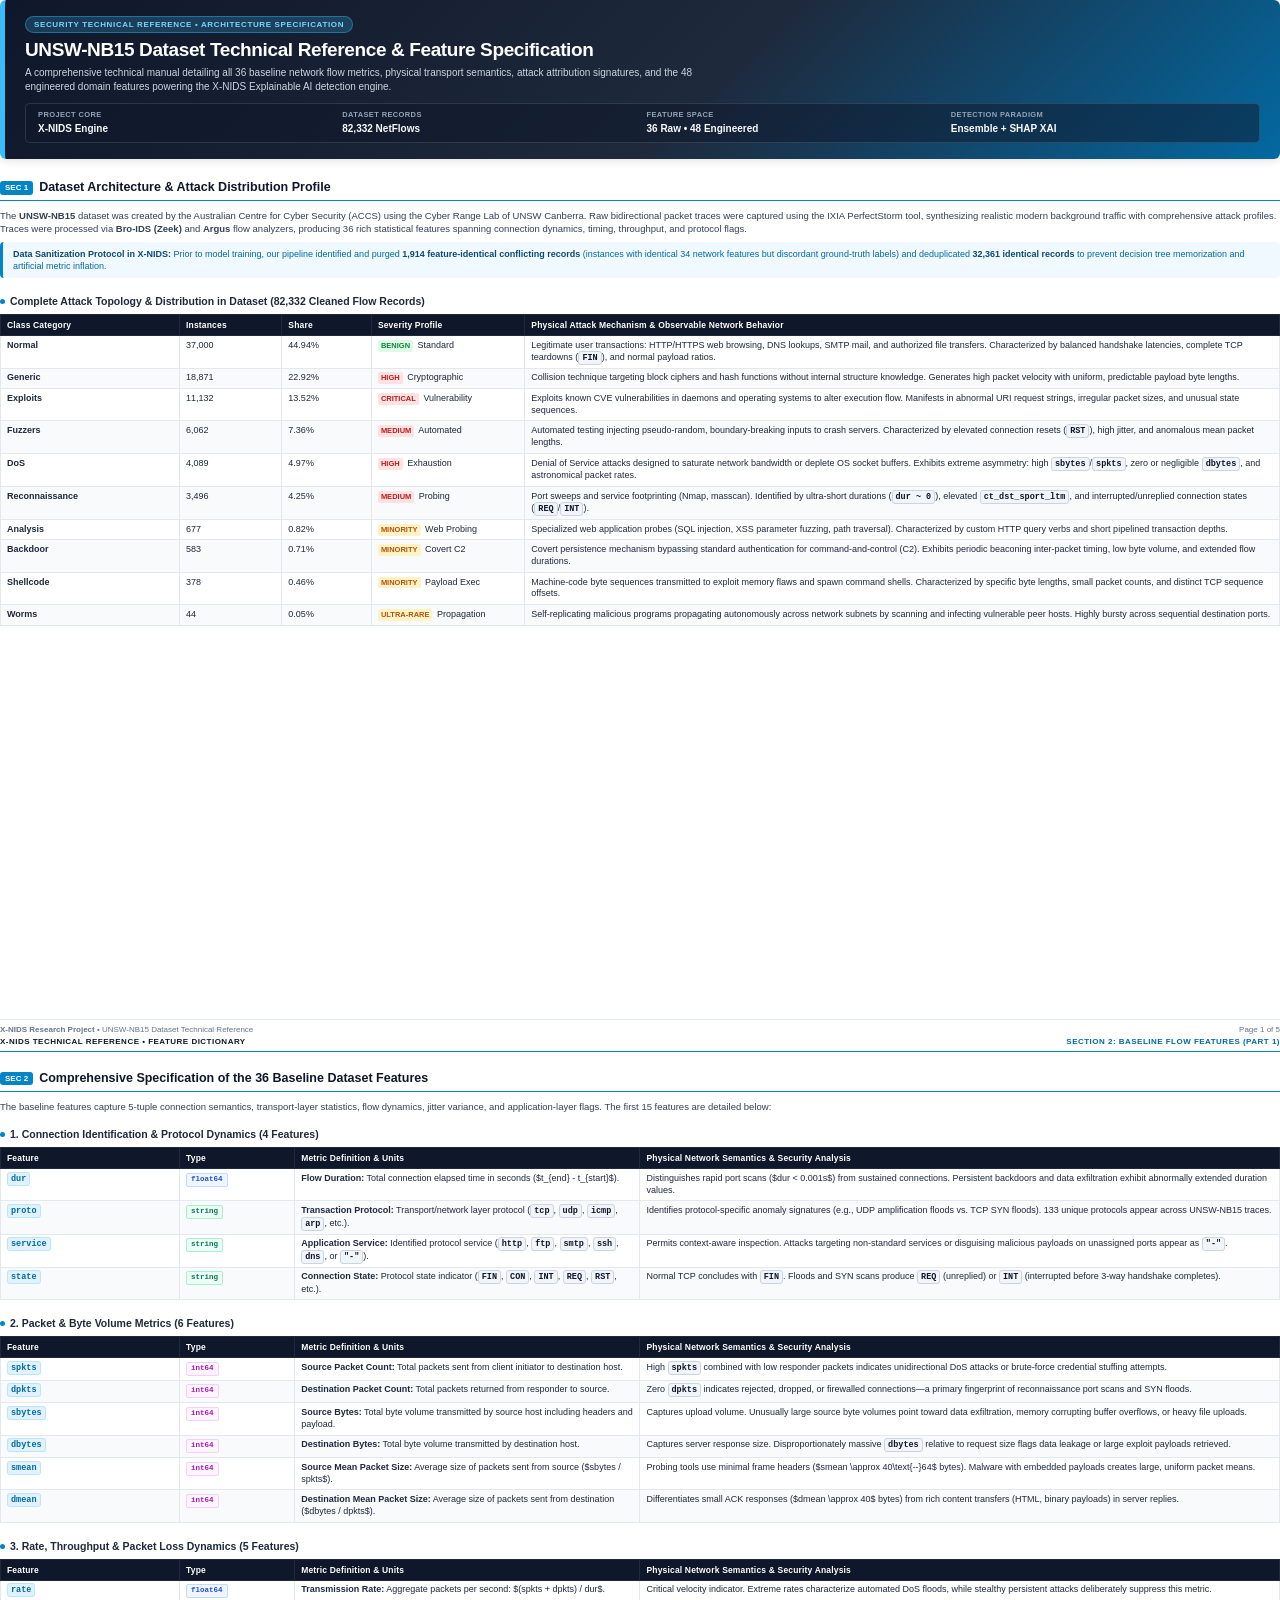
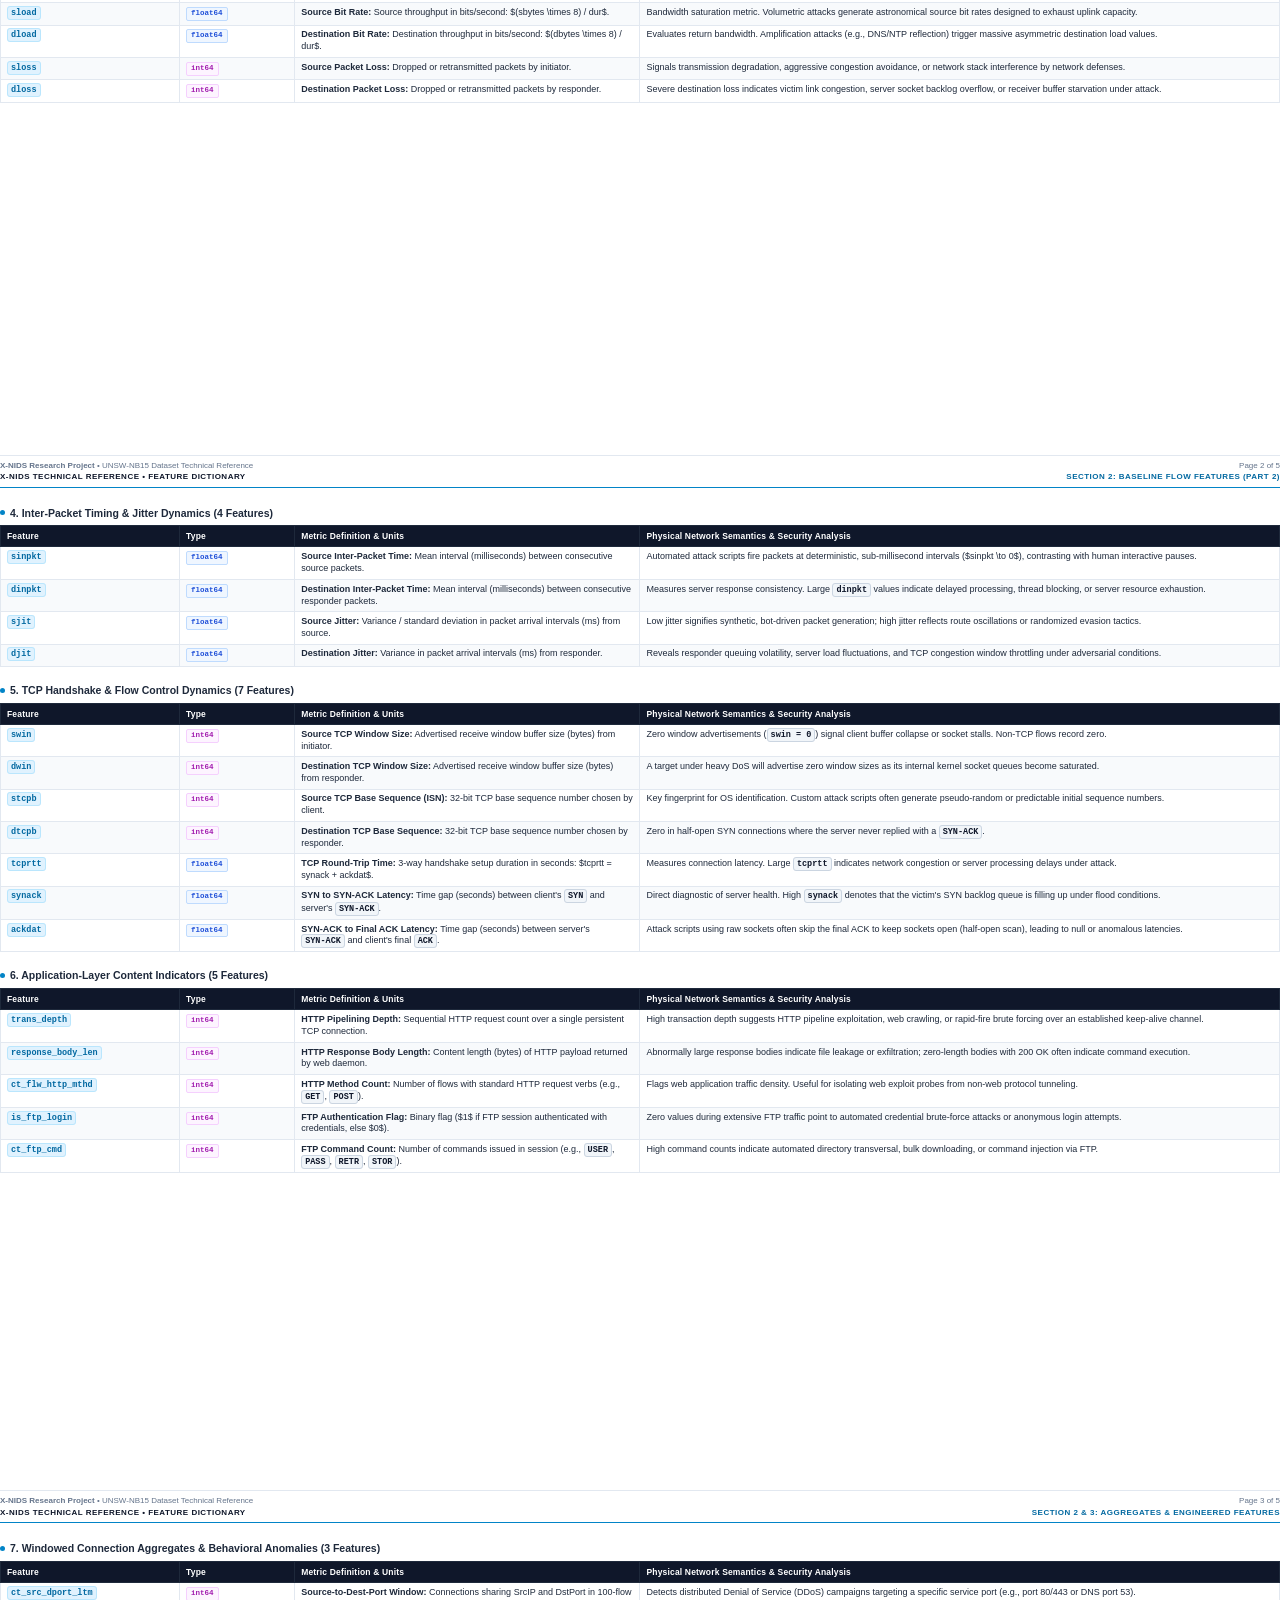
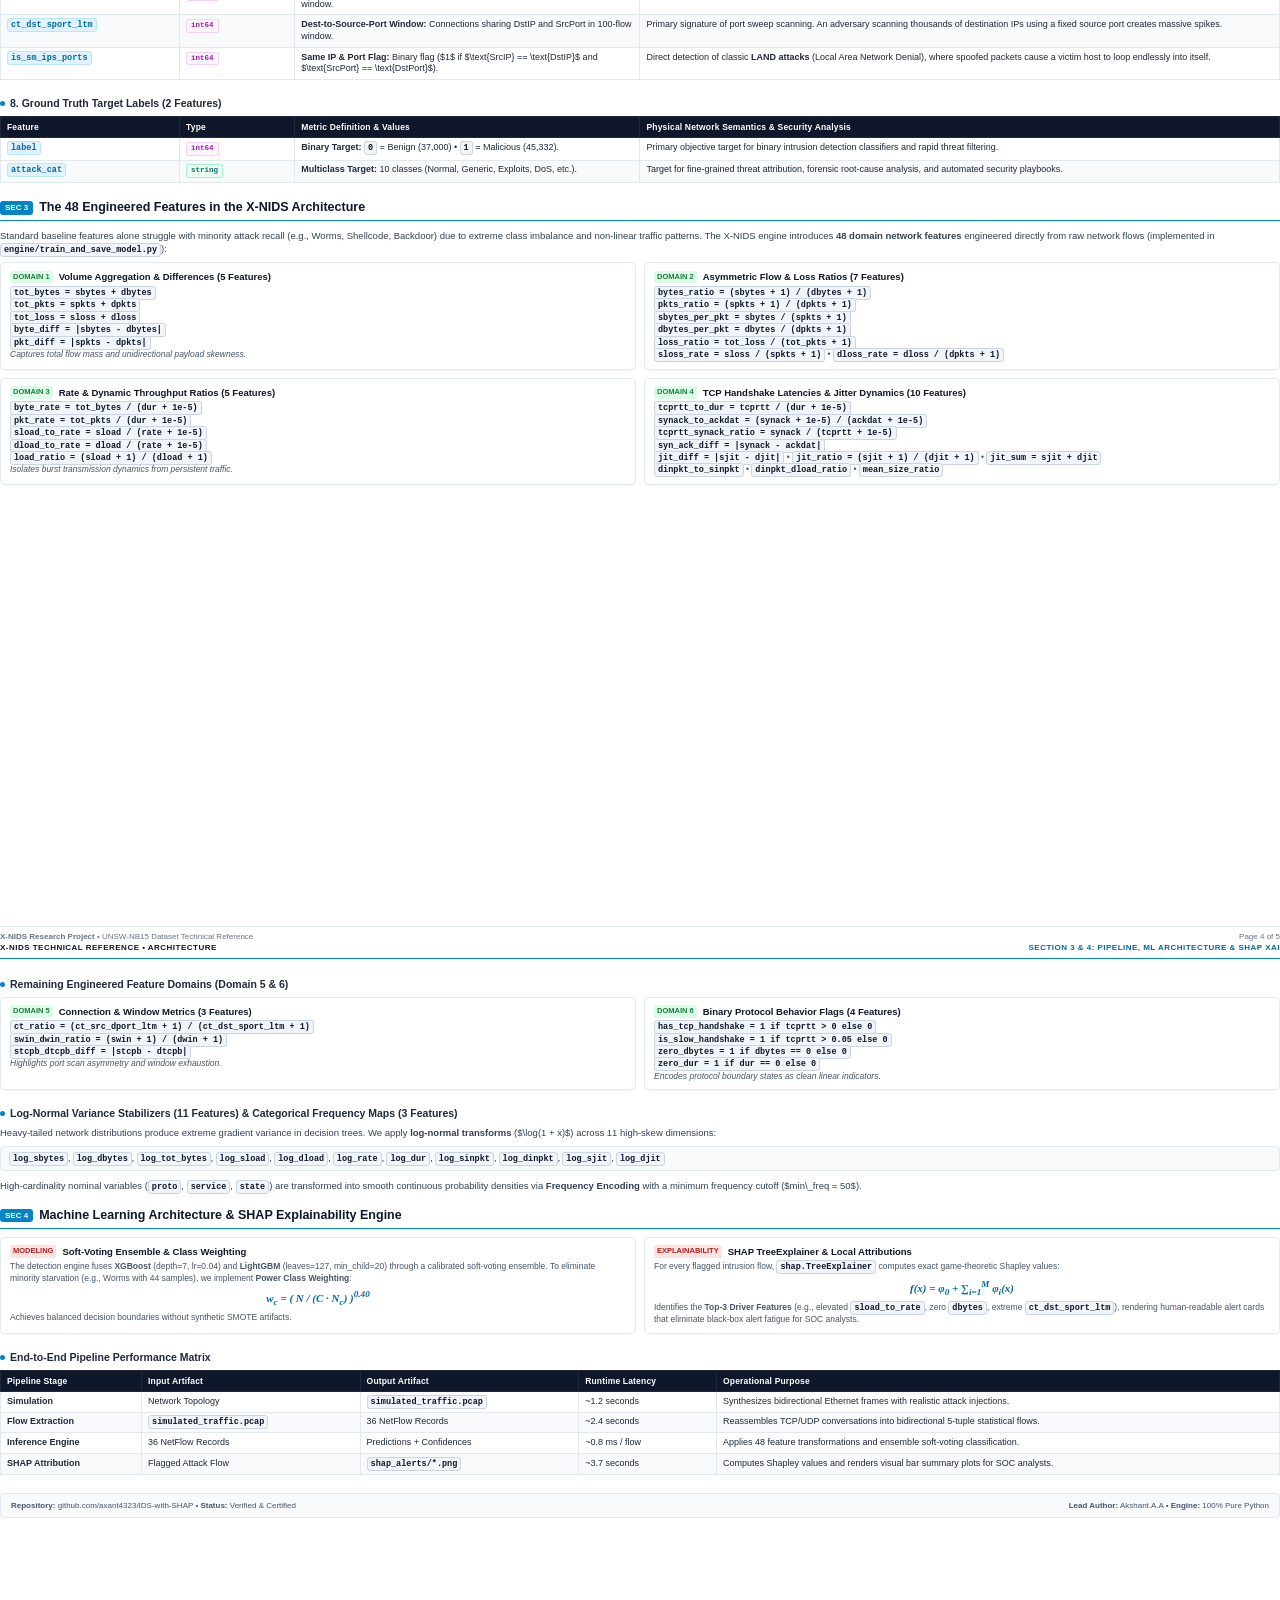
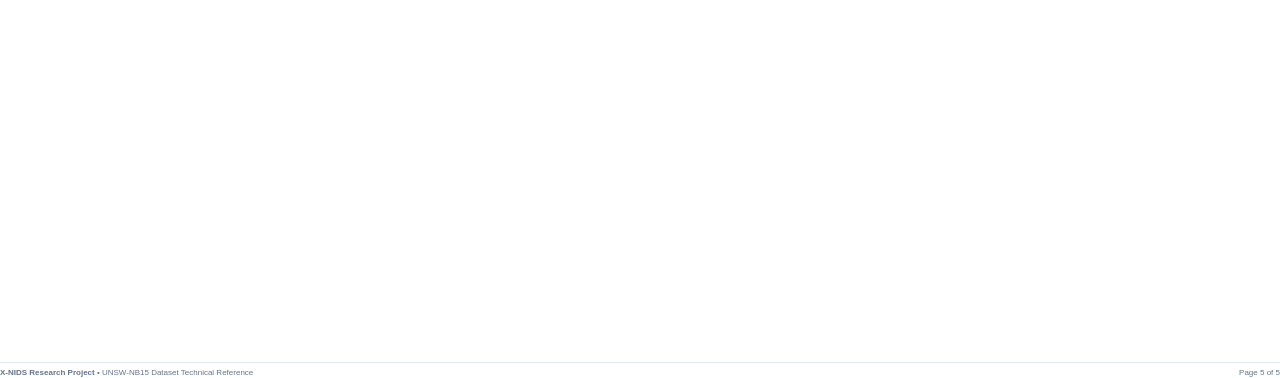
<file: UNSW_NB15_Dataset_Feature_Guide.html>
<!DOCTYPE html>
<html lang="en">
<head>
  <meta charset="UTF-8">
  <title>UNSW-NB15 Dataset Technical Reference & Feature Specification</title>
  <style>
    @page {
      size: A4;
      margin: 10mm 12mm 12mm 12mm;
    }

    * {
      box-sizing: border-box;
      margin: 0;
      padding: 0;
    }

    body {
      font-family: -apple-system, BlinkMacSystemFont, "Segoe UI", Roboto, Helvetica, Arial, sans-serif;
      color: #1e293b;
      background-color: #ffffff;
      line-height: 1.42;
      font-size: 10px;
      -webkit-print-color-adjust: exact;
      print-color-adjust: exact;
    }

    /* Page container */
    .page {
      width: 100%;
      height: 274mm;
      max-height: 274mm;
      page-break-after: always;
      break-after: page;
      position: relative;
      display: flex;
      flex-direction: column;
      justify-content: flex-start;
      overflow: hidden;
    }

    .page:last-child {
      page-break-after: avoid;
      break-after: avoid;
    }

    /* Running Header */
    .running-header {
      display: flex;
      justify-content: space-between;
      align-items: center;
      border-bottom: 1.5px solid #0284c7;
      padding-bottom: 4px;
      margin-bottom: 10px;
      font-size: 8px;
      font-weight: 700;
      text-transform: uppercase;
      letter-spacing: 0.06em;
      color: #0369a1;
    }

    .running-header .title-left {
      color: #0f172a;
    }

    /* Running Footer */
    .running-footer {
      position: absolute;
      bottom: 0;
      left: 0;
      right: 0;
      border-top: 1px solid #e2e8f0;
      padding-top: 4px;
      display: flex;
      justify-content: space-between;
      font-size: 8px;
      color: #64748b;
    }

    /* Page 1 Header Banner */
    .header-banner {
      background: linear-gradient(135deg, #0f172a 0%, #1e293b 55%, #0369a1 100%);
      color: #ffffff;
      padding: 16px 20px;
      border-radius: 6px;
      margin-bottom: 12px;
      border-left: 5px solid #38bdf8;
      box-shadow: 0 2px 8px rgba(15, 23, 42, 0.12);
    }

    .header-badge {
      display: inline-block;
      background: rgba(56, 189, 248, 0.22);
      color: #7dd3fc;
      border: 1px solid rgba(56, 189, 248, 0.4);
      padding: 2px 8px;
      border-radius: 9999px;
      font-size: 8px;
      font-weight: 700;
      letter-spacing: 0.08em;
      text-transform: uppercase;
      margin-bottom: 6px;
    }

    .header-title {
      font-size: 19px;
      font-weight: 800;
      letter-spacing: -0.02em;
      color: #ffffff;
      margin-bottom: 4px;
      line-height: 1.2;
    }

    .header-subtitle {
      font-size: 10px;
      color: #cbd5e1;
      max-width: 700px;
      line-height: 1.35;
      margin-bottom: 10px;
    }

    .meta-grid {
      display: grid;
      grid-template-columns: repeat(4, 1fr);
      gap: 8px;
      background: rgba(15, 23, 42, 0.5);
      border: 1px solid rgba(255, 255, 255, 0.12);
      border-radius: 5px;
      padding: 6px 12px;
    }

    .meta-item {
      display: flex;
      flex-direction: column;
    }

    .meta-label {
      font-size: 7.5px;
      text-transform: uppercase;
      letter-spacing: 0.05em;
      color: #94a3b8;
      font-weight: 600;
    }

    .meta-val {
      font-size: 10px;
      color: #f8fafc;
      font-weight: 700;
      margin-top: 1px;
    }

    /* Section Headings */
    .section-title {
      font-size: 12.5px;
      font-weight: 800;
      color: #0f172a;
      border-bottom: 1.5px solid #0284c7;
      padding-bottom: 3px;
      margin-top: 8px;
      margin-bottom: 8px;
      display: flex;
      align-items: center;
      gap: 6px;
    }

    .section-badge {
      background: #0284c7;
      color: white;
      font-size: 8px;
      font-weight: 700;
      padding: 1px 5px;
      border-radius: 3px;
    }

    .sub-section-title {
      font-size: 10.5px;
      font-weight: 700;
      color: #1e293b;
      margin-top: 8px;
      margin-bottom: 5px;
      display: flex;
      align-items: center;
      gap: 5px;
    }

    .sub-section-title::before {
      content: "";
      display: inline-block;
      width: 5px;
      height: 5px;
      background-color: #0284c7;
      border-radius: 50%;
    }

    p {
      margin-bottom: 6px;
      color: #334155;
      font-size: 9.5px;
      line-height: 1.42;
    }

    /* Alert / Info Boxes */
    .info-card {
      background-color: #f0f9ff;
      border-left: 3.5px solid #0284c7;
      border-radius: 4px;
      padding: 6px 10px;
      margin-bottom: 8px;
      font-size: 9px;
      color: #0369a1;
      line-height: 1.35;
    }

    .info-card strong {
      color: #0c4a6e;
    }

    /* Tables */
    table {
      width: 100%;
      border-collapse: collapse;
      margin-bottom: 8px;
      font-size: 9px;
      background: #ffffff;
      border: 1px solid #e2e8f0;
      border-radius: 4px;
    }

    thead {
      background: #0f172a;
      color: #ffffff;
    }

    th {
      padding: 4px 6px;
      text-align: left;
      font-weight: 700;
      font-size: 8.5px;
      letter-spacing: 0.02em;
      border: 1px solid #1e293b;
    }

    td {
      padding: 3.8px 6px;
      border: 1px solid #e2e8f0;
      vertical-align: top;
      line-height: 1.32;
    }

    tr:nth-child(even) {
      background-color: #f8fafc;
    }

    /* Code Tags & Badges */
    code {
      font-family: ui-monospace, SFMono-Regular, Menlo, Monaco, Consolas, "Liberation Mono", monospace;
      font-size: 8.5px;
      background: #f1f5f9;
      color: #0f172a;
      padding: 1px 3px;
      border-radius: 3px;
      border: 1px solid #cbd5e1;
      font-weight: 600;
      white-space: nowrap;
    }

    .code-feat {
      color: #0369a1;
      background: #e0f2fe;
      border: 1px solid #bae6fd;
      font-weight: 700;
    }

    .type-badge {
      display: inline-block;
      font-family: ui-monospace, SFMono-Regular, Menlo, Monaco, Consolas, monospace;
      font-size: 7.5px;
      padding: 1px 4px;
      border-radius: 2px;
      font-weight: 600;
      background: #f3f4f6;
      color: #4b5563;
      border: 1px solid #e5e7eb;
      white-space: nowrap;
    }

    .badge-float { background: #eff6ff; color: #1d4ed8; border-color: #bfdbfe; }
    .badge-int { background: #fdf4ff; color: #a21caf; border-color: #f5d0fe; }
    .badge-str { background: #ecfdf5; color: #047857; border-color: #a7f3d0; }

    .tag {
      display: inline-block;
      font-size: 7.5px;
      font-weight: 700;
      text-transform: uppercase;
      padding: 1px 3px;
      border-radius: 2px;
      margin-right: 2px;
      white-space: nowrap;
    }

    .tag-benign { background: #dcfce7; color: #15803d; }
    .tag-attack { background: #fee2e2; color: #b91c1c; }
    .tag-minority { background: #fef3c7; color: #b45309; }

    /* Grids & Cards */
    .cards-grid-2 {
      display: grid;
      grid-template-columns: repeat(2, 1fr);
      gap: 8px;
      margin-bottom: 8px;
    }

    .cards-grid-3 {
      display: grid;
      grid-template-columns: repeat(3, 1fr);
      gap: 7px;
      margin-bottom: 8px;
    }

    .feature-card {
      border: 1px solid #e2e8f0;
      border-radius: 5px;
      padding: 7px 9px;
      background: #ffffff;
      box-shadow: 0 1px 2px rgba(0, 0, 0, 0.03);
    }

    .feature-card-header {
      font-size: 9.5px;
      font-weight: 700;
      color: #0f172a;
      margin-bottom: 3px;
      display: flex;
      align-items: center;
      gap: 4px;
    }

    .feature-card-body {
      font-size: 8.5px;
      color: #475569;
      line-height: 1.35;
    }

    .math-formula {
      font-family: "Cambria Math", "Times New Roman", serif;
      font-style: italic;
      font-size: 11px;
      text-align: center;
      padding: 4px 0;
      color: #0369a1;
      font-weight: 600;
    }
  </style>
</head>
<body>

<!-- ==========================================
     PAGE 1: COVER & ATTACK TOPOLOGY
     ========================================== -->
<div class="page">
  <div class="header-banner">
    <div class="header-badge">Security Technical Reference &bull; Architecture Specification</div>
    <h1 class="header-title">UNSW-NB15 Dataset Technical Reference & Feature Specification</h1>
    <div class="header-subtitle">
      A comprehensive technical manual detailing all 36 baseline network flow metrics, physical transport semantics, attack attribution signatures, and the 48 engineered domain features powering the X-NIDS Explainable AI detection engine.
    </div>
    <div class="meta-grid">
      <div class="meta-item">
        <span class="meta-label">Project Core</span>
        <span class="meta-val">X-NIDS Engine</span>
      </div>
      <div class="meta-item">
        <span class="meta-label">Dataset Records</span>
        <span class="meta-val">82,332 NetFlows</span>
      </div>
      <div class="meta-item">
        <span class="meta-label">Feature Space</span>
        <span class="meta-val">36 Raw &bull; 48 Engineered</span>
      </div>
      <div class="meta-item">
        <span class="meta-label">Detection Paradigm</span>
        <span class="meta-val">Ensemble + SHAP XAI</span>
      </div>
    </div>
  </div>

  <div class="section-title">
    <span class="section-badge">SEC 1</span>
    Dataset Architecture & Attack Distribution Profile
  </div>

  <p>
    The <strong>UNSW-NB15</strong> dataset was created by the Australian Centre for Cyber Security (ACCS) using the Cyber Range Lab of UNSW Canberra. Raw bidirectional packet traces were captured using the IXIA PerfectStorm tool, synthesizing realistic modern background traffic with comprehensive attack profiles. Traces were processed via <strong>Bro-IDS (Zeek)</strong> and <strong>Argus</strong> flow analyzers, producing 36 rich statistical features spanning connection dynamics, timing, throughput, and protocol flags.
  </p>

  <div class="info-card">
    <strong>Data Sanitization Protocol in X-NIDS:</strong> Prior to model training, our pipeline identified and purged <strong>1,914 feature-identical conflicting records</strong> (instances with identical 34 network features but discordant ground-truth labels) and deduplicated <strong>32,361 identical records</strong> to prevent decision tree memorization and artificial metric inflation.
  </div>

  <div class="sub-section-title">Complete Attack Topology & Distribution in Dataset (82,332 Cleaned Flow Records)</div>

  <table>
    <thead>
      <tr>
        <th style="width: 14%;">Class Category</th>
        <th style="width: 8%;">Instances</th>
        <th style="width: 7%;">Share</th>
        <th style="width: 12%;">Severity Profile</th>
        <th>Physical Attack Mechanism & Observable Network Behavior</th>
      </tr>
    </thead>
    <tbody>
      <tr>
        <td><strong>Normal</strong></td>
        <td>37,000</td>
        <td>44.94%</td>
        <td><span class="tag tag-benign">Benign</span> Standard</td>
        <td>Legitimate user transactions: HTTP/HTTPS web browsing, DNS lookups, SMTP mail, and authorized file transfers. Characterized by balanced handshake latencies, complete TCP teardowns (<code>FIN</code>), and normal payload ratios.</td>
      </tr>
      <tr>
        <td><strong>Generic</strong></td>
        <td>18,871</td>
        <td>22.92%</td>
        <td><span class="tag tag-attack">High</span> Cryptographic</td>
        <td>Collision technique targeting block ciphers and hash functions without internal structure knowledge. Generates high packet velocity with uniform, predictable payload byte lengths.</td>
      </tr>
      <tr>
        <td><strong>Exploits</strong></td>
        <td>11,132</td>
        <td>13.52%</td>
        <td><span class="tag tag-attack">Critical</span> Vulnerability</td>
        <td>Exploits known CVE vulnerabilities in daemons and operating systems to alter execution flow. Manifests in abnormal URI request strings, irregular packet sizes, and unusual state sequences.</td>
      </tr>
      <tr>
        <td><strong>Fuzzers</strong></td>
        <td>6,062</td>
        <td>7.36%</td>
        <td><span class="tag tag-attack">Medium</span> Automated</td>
        <td>Automated testing injecting pseudo-random, boundary-breaking inputs to crash servers. Characterized by elevated connection resets (<code>RST</code>), high jitter, and anomalous mean packet lengths.</td>
      </tr>
      <tr>
        <td><strong>DoS</strong></td>
        <td>4,089</td>
        <td>4.97%</td>
        <td><span class="tag tag-attack">High</span> Exhaustion</td>
        <td>Denial of Service attacks designed to saturate network bandwidth or deplete OS socket buffers. Exhibits extreme asymmetry: high <code>sbytes</code>/<code>spkts</code>, zero or negligible <code>dbytes</code>, and astronomical packet rates.</td>
      </tr>
      <tr>
        <td><strong>Reconnaissance</strong></td>
        <td>3,496</td>
        <td>4.25%</td>
        <td><span class="tag tag-attack">Medium</span> Probing</td>
        <td>Port sweeps and service footprinting (Nmap, masscan). Identified by ultra-short durations (<code>dur ~ 0</code>), elevated <code>ct_dst_sport_ltm</code>, and interrupted/unreplied connection states (<code>REQ</code>/<code>INT</code>).</td>
      </tr>
      <tr>
        <td><strong>Analysis</strong></td>
        <td>677</td>
        <td>0.82%</td>
        <td><span class="tag tag-minority">Minority</span> Web Probing</td>
        <td>Specialized web application probes (SQL injection, XSS parameter fuzzing, path traversal). Characterized by custom HTTP query verbs and short pipelined transaction depths.</td>
      </tr>
      <tr>
        <td><strong>Backdoor</strong></td>
        <td>583</td>
        <td>0.71%</td>
        <td><span class="tag tag-minority">Minority</span> Covert C2</td>
        <td>Covert persistence mechanism bypassing standard authentication for command-and-control (C2). Exhibits periodic beaconing inter-packet timing, low byte volume, and extended flow durations.</td>
      </tr>
      <tr>
        <td><strong>Shellcode</strong></td>
        <td>378</td>
        <td>0.46%</td>
        <td><span class="tag tag-minority">Minority</span> Payload Exec</td>
        <td>Machine-code byte sequences transmitted to exploit memory flaws and spawn command shells. Characterized by specific byte lengths, small packet counts, and distinct TCP sequence offsets.</td>
      </tr>
      <tr>
        <td><strong>Worms</strong></td>
        <td>44</td>
        <td>0.05%</td>
        <td><span class="tag tag-minority">Ultra-Rare</span> Propagation</td>
        <td>Self-replicating malicious programs propagating autonomously across network subnets by scanning and infecting vulnerable peer hosts. Highly bursty across sequential destination ports.</td>
      </tr>
    </tbody>
  </table>

  <div class="running-footer">
    <div><strong>X-NIDS Research Project</strong> &bull; UNSW-NB15 Dataset Technical Reference</div>
    <div>Page 1 of 5</div>
  </div>
</div>

<!-- ==========================================
     PAGE 2: BASELINE FEATURES (PART 1)
     ========================================== -->
<div class="page">
  <div class="running-header">
    <span class="title-left">X-NIDS Technical Reference &bull; Feature Dictionary</span>
    <span>Section 2: Baseline Flow Features (Part 1)</span>
  </div>

  <div class="section-title">
    <span class="section-badge">SEC 2</span>
    Comprehensive Specification of the 36 Baseline Dataset Features
  </div>

  <p>
    The baseline features capture 5-tuple connection semantics, transport-layer statistics, flow dynamics, jitter variance, and application-layer flags. The first 15 features are detailed below:
  </p>

  <!-- 1. Connection Identification & Protocol Dynamics -->
  <div class="sub-section-title">1. Connection Identification & Protocol Dynamics (4 Features)</div>
  <table>
    <thead>
      <tr>
        <th style="width: 14%;">Feature</th>
        <th style="width: 9%;">Type</th>
        <th style="width: 27%;">Metric Definition & Units</th>
        <th>Physical Network Semantics & Security Analysis</th>
      </tr>
    </thead>
    <tbody>
      <tr>
        <td><code class="code-feat">dur</code></td>
        <td><span class="type-badge badge-float">float64</span></td>
        <td><strong>Flow Duration:</strong> Total connection elapsed time in seconds ($t_{end} - t_{start}$).</td>
        <td>Distinguishes rapid port scans ($dur < 0.001s$) from sustained connections. Persistent backdoors and data exfiltration exhibit abnormally extended duration values.</td>
      </tr>
      <tr>
        <td><code class="code-feat">proto</code></td>
        <td><span class="type-badge badge-str">string</span></td>
        <td><strong>Transaction Protocol:</strong> Transport/network layer protocol (<code>tcp</code>, <code>udp</code>, <code>icmp</code>, <code>arp</code>, etc.).</td>
        <td>Identifies protocol-specific anomaly signatures (e.g., UDP amplification floods vs. TCP SYN floods). 133 unique protocols appear across UNSW-NB15 traces.</td>
      </tr>
      <tr>
        <td><code class="code-feat">service</code></td>
        <td><span class="type-badge badge-str">string</span></td>
        <td><strong>Application Service:</strong> Identified protocol service (<code>http</code>, <code>ftp</code>, <code>smtp</code>, <code>ssh</code>, <code>dns</code>, or <code>"-"</code>).</td>
        <td>Permits context-aware inspection. Attacks targeting non-standard services or disguising malicious payloads on unassigned ports appear as <code>"-"</code>.</td>
      </tr>
      <tr>
        <td><code class="code-feat">state</code></td>
        <td><span class="type-badge badge-str">string</span></td>
        <td><strong>Connection State:</strong> Protocol state indicator (<code>FIN</code>, <code>CON</code>, <code>INT</code>, <code>REQ</code>, <code>RST</code>, etc.).</td>
        <td>Normal TCP concludes with <code>FIN</code>. Floods and SYN scans produce <code>REQ</code> (unreplied) or <code>INT</code> (interrupted before 3-way handshake completes).</td>
      </tr>
    </tbody>
  </table>

  <!-- 2. Packet & Byte Volume Metrics -->
  <div class="sub-section-title">2. Packet & Byte Volume Metrics (6 Features)</div>
  <table>
    <thead>
      <tr>
        <th style="width: 14%;">Feature</th>
        <th style="width: 9%;">Type</th>
        <th style="width: 27%;">Metric Definition & Units</th>
        <th>Physical Network Semantics & Security Analysis</th>
      </tr>
    </thead>
    <tbody>
      <tr>
        <td><code class="code-feat">spkts</code></td>
        <td><span class="type-badge badge-int">int64</span></td>
        <td><strong>Source Packet Count:</strong> Total packets sent from client initiator to destination host.</td>
        <td>High <code>spkts</code> combined with low responder packets indicates unidirectional DoS attacks or brute-force credential stuffing attempts.</td>
      </tr>
      <tr>
        <td><code class="code-feat">dpkts</code></td>
        <td><span class="type-badge badge-int">int64</span></td>
        <td><strong>Destination Packet Count:</strong> Total packets returned from responder to source.</td>
        <td>Zero <code>dpkts</code> indicates rejected, dropped, or firewalled connections—a primary fingerprint of reconnaissance port scans and SYN floods.</td>
      </tr>
      <tr>
        <td><code class="code-feat">sbytes</code></td>
        <td><span class="type-badge badge-int">int64</span></td>
        <td><strong>Source Bytes:</strong> Total byte volume transmitted by source host including headers and payload.</td>
        <td>Captures upload volume. Unusually large source byte volumes point toward data exfiltration, memory corrupting buffer overflows, or heavy file uploads.</td>
      </tr>
      <tr>
        <td><code class="code-feat">dbytes</code></td>
        <td><span class="type-badge badge-int">int64</span></td>
        <td><strong>Destination Bytes:</strong> Total byte volume transmitted by destination host.</td>
        <td>Captures server response size. Disproportionately massive <code>dbytes</code> relative to request size flags data leakage or large exploit payloads retrieved.</td>
      </tr>
      <tr>
        <td><code class="code-feat">smean</code></td>
        <td><span class="type-badge badge-int">int64</span></td>
        <td><strong>Source Mean Packet Size:</strong> Average size of packets sent from source ($sbytes / spkts$).</td>
        <td>Probing tools use minimal frame headers ($smean \approx 40\text{--}64$ bytes). Malware with embedded payloads creates large, uniform packet means.</td>
      </tr>
      <tr>
        <td><code class="code-feat">dmean</code></td>
        <td><span class="type-badge badge-int">int64</span></td>
        <td><strong>Destination Mean Packet Size:</strong> Average size of packets sent from destination ($dbytes / dpkts$).</td>
        <td>Differentiates small ACK responses ($dmean \approx 40$ bytes) from rich content transfers (HTML, binary payloads) in server replies.</td>
      </tr>
    </tbody>
  </table>

  <!-- 3. Rate, Throughput & Packet Loss Dynamics -->
  <div class="sub-section-title">3. Rate, Throughput & Packet Loss Dynamics (5 Features)</div>
  <table>
    <thead>
      <tr>
        <th style="width: 14%;">Feature</th>
        <th style="width: 9%;">Type</th>
        <th style="width: 27%;">Metric Definition & Units</th>
        <th>Physical Network Semantics & Security Analysis</th>
      </tr>
    </thead>
    <tbody>
      <tr>
        <td><code class="code-feat">rate</code></td>
        <td><span class="type-badge badge-float">float64</span></td>
        <td><strong>Transmission Rate:</strong> Aggregate packets per second: $(spkts + dpkts) / dur$.</td>
        <td>Critical velocity indicator. Extreme rates characterize automated DoS floods, while stealthy persistent attacks deliberately suppress this metric.</td>
      </tr>
      <tr>
        <td><code class="code-feat">sload</code></td>
        <td><span class="type-badge badge-float">float64</span></td>
        <td><strong>Source Bit Rate:</strong> Source throughput in bits/second: $(sbytes \times 8) / dur$.</td>
        <td>Bandwidth saturation metric. Volumetric attacks generate astronomical source bit rates designed to exhaust uplink capacity.</td>
      </tr>
      <tr>
        <td><code class="code-feat">dload</code></td>
        <td><span class="type-badge badge-float">float64</span></td>
        <td><strong>Destination Bit Rate:</strong> Destination throughput in bits/second: $(dbytes \times 8) / dur$.</td>
        <td>Evaluates return bandwidth. Amplification attacks (e.g., DNS/NTP reflection) trigger massive asymmetric destination load values.</td>
      </tr>
      <tr>
        <td><code class="code-feat">sloss</code></td>
        <td><span class="type-badge badge-int">int64</span></td>
        <td><strong>Source Packet Loss:</strong> Dropped or retransmitted packets by initiator.</td>
        <td>Signals transmission degradation, aggressive congestion avoidance, or network stack interference by network defenses.</td>
      </tr>
      <tr>
        <td><code class="code-feat">dloss</code></td>
        <td><span class="type-badge badge-int">int64</span></td>
        <td><strong>Destination Packet Loss:</strong> Dropped or retransmitted packets by responder.</td>
        <td>Severe destination loss indicates victim link congestion, server socket backlog overflow, or receiver buffer starvation under attack.</td>
      </tr>
    </tbody>
  </table>

  <div class="running-footer">
    <div><strong>X-NIDS Research Project</strong> &bull; UNSW-NB15 Dataset Technical Reference</div>
    <div>Page 2 of 5</div>
  </div>
</div>

<!-- ==========================================
     PAGE 3: BASELINE FEATURES (PART 2)
     ========================================== -->
<div class="page">
  <div class="running-header">
    <span class="title-left">X-NIDS Technical Reference &bull; Feature Dictionary</span>
    <span>Section 2: Baseline Flow Features (Part 2)</span>
  </div>

  <!-- 4. Inter-Packet Timing & Jitter Dynamics -->
  <div class="sub-section-title">4. Inter-Packet Timing & Jitter Dynamics (4 Features)</div>
  <table>
    <thead>
      <tr>
        <th style="width: 14%;">Feature</th>
        <th style="width: 9%;">Type</th>
        <th style="width: 27%;">Metric Definition & Units</th>
        <th>Physical Network Semantics & Security Analysis</th>
      </tr>
    </thead>
    <tbody>
      <tr>
        <td><code class="code-feat">sinpkt</code></td>
        <td><span class="type-badge badge-float">float64</span></td>
        <td><strong>Source Inter-Packet Time:</strong> Mean interval (milliseconds) between consecutive source packets.</td>
        <td>Automated attack scripts fire packets at deterministic, sub-millisecond intervals ($sinpkt \to 0$), contrasting with human interactive pauses.</td>
      </tr>
      <tr>
        <td><code class="code-feat">dinpkt</code></td>
        <td><span class="type-badge badge-float">float64</span></td>
        <td><strong>Destination Inter-Packet Time:</strong> Mean interval (milliseconds) between consecutive responder packets.</td>
        <td>Measures server response consistency. Large <code>dinpkt</code> values indicate delayed processing, thread blocking, or server resource exhaustion.</td>
      </tr>
      <tr>
        <td><code class="code-feat">sjit</code></td>
        <td><span class="type-badge badge-float">float64</span></td>
        <td><strong>Source Jitter:</strong> Variance / standard deviation in packet arrival intervals (ms) from source.</td>
        <td>Low jitter signifies synthetic, bot-driven packet generation; high jitter reflects route oscillations or randomized evasion tactics.</td>
      </tr>
      <tr>
        <td><code class="code-feat">djit</code></td>
        <td><span class="type-badge badge-float">float64</span></td>
        <td><strong>Destination Jitter:</strong> Variance in packet arrival intervals (ms) from responder.</td>
        <td>Reveals responder queuing volatility, server load fluctuations, and TCP congestion window throttling under adversarial conditions.</td>
      </tr>
    </tbody>
  </table>

  <!-- 5. TCP Handshake & Flow Control Dynamics -->
  <div class="sub-section-title">5. TCP Handshake & Flow Control Dynamics (7 Features)</div>
  <table>
    <thead>
      <tr>
        <th style="width: 14%;">Feature</th>
        <th style="width: 9%;">Type</th>
        <th style="width: 27%;">Metric Definition & Units</th>
        <th>Physical Network Semantics & Security Analysis</th>
      </tr>
    </thead>
    <tbody>
      <tr>
        <td><code class="code-feat">swin</code></td>
        <td><span class="type-badge badge-int">int64</span></td>
        <td><strong>Source TCP Window Size:</strong> Advertised receive window buffer size (bytes) from initiator.</td>
        <td>Zero window advertisements (<code>swin = 0</code>) signal client buffer collapse or socket stalls. Non-TCP flows record zero.</td>
      </tr>
      <tr>
        <td><code class="code-feat">dwin</code></td>
        <td><span class="type-badge badge-int">int64</span></td>
        <td><strong>Destination TCP Window Size:</strong> Advertised receive window buffer size (bytes) from responder.</td>
        <td>A target under heavy DoS will advertise zero window sizes as its internal kernel socket queues become saturated.</td>
      </tr>
      <tr>
        <td><code class="code-feat">stcpb</code></td>
        <td><span class="type-badge badge-int">int64</span></td>
        <td><strong>Source TCP Base Sequence (ISN):</strong> 32-bit TCP base sequence number chosen by client.</td>
        <td>Key fingerprint for OS identification. Custom attack scripts often generate pseudo-random or predictable initial sequence numbers.</td>
      </tr>
      <tr>
        <td><code class="code-feat">dtcpb</code></td>
        <td><span class="type-badge badge-int">int64</span></td>
        <td><strong>Destination TCP Base Sequence:</strong> 32-bit TCP base sequence number chosen by responder.</td>
        <td>Zero in half-open SYN connections where the server never replied with a <code>SYN-ACK</code>.</td>
      </tr>
      <tr>
        <td><code class="code-feat">tcprtt</code></td>
        <td><span class="type-badge badge-float">float64</span></td>
        <td><strong>TCP Round-Trip Time:</strong> 3-way handshake setup duration in seconds: $tcprtt = synack + ackdat$.</td>
        <td>Measures connection latency. Large <code>tcprtt</code> indicates network congestion or server processing delays under attack.</td>
      </tr>
      <tr>
        <td><code class="code-feat">synack</code></td>
        <td><span class="type-badge badge-float">float64</span></td>
        <td><strong>SYN to SYN-ACK Latency:</strong> Time gap (seconds) between client's <code>SYN</code> and server's <code>SYN-ACK</code>.</td>
        <td>Direct diagnostic of server health. High <code>synack</code> denotes that the victim's SYN backlog queue is filling up under flood conditions.</td>
      </tr>
      <tr>
        <td><code class="code-feat">ackdat</code></td>
        <td><span class="type-badge badge-float">float64</span></td>
        <td><strong>SYN-ACK to Final ACK Latency:</strong> Time gap (seconds) between server's <code>SYN-ACK</code> and client's final <code>ACK</code>.</td>
        <td>Attack scripts using raw sockets often skip the final ACK to keep sockets open (half-open scan), leading to null or anomalous latencies.</td>
      </tr>
    </tbody>
  </table>

  <!-- 6. Application-Layer Content Indicators -->
  <div class="sub-section-title">6. Application-Layer Content Indicators (5 Features)</div>
  <table>
    <thead>
      <tr>
        <th style="width: 14%;">Feature</th>
        <th style="width: 9%;">Type</th>
        <th style="width: 27%;">Metric Definition & Units</th>
        <th>Physical Network Semantics & Security Analysis</th>
      </tr>
    </thead>
    <tbody>
      <tr>
        <td><code class="code-feat">trans_depth</code></td>
        <td><span class="type-badge badge-int">int64</span></td>
        <td><strong>HTTP Pipelining Depth:</strong> Sequential HTTP request count over a single persistent TCP connection.</td>
        <td>High transaction depth suggests HTTP pipeline exploitation, web crawling, or rapid-fire brute forcing over an established keep-alive channel.</td>
      </tr>
      <tr>
        <td><code class="code-feat">response_body_len</code></td>
        <td><span class="type-badge badge-int">int64</span></td>
        <td><strong>HTTP Response Body Length:</strong> Content length (bytes) of HTTP payload returned by web daemon.</td>
        <td>Abnormally large response bodies indicate file leakage or exfiltration; zero-length bodies with 200 OK often indicate command execution.</td>
      </tr>
      <tr>
        <td><code class="code-feat">ct_flw_http_mthd</code></td>
        <td><span class="type-badge badge-int">int64</span></td>
        <td><strong>HTTP Method Count:</strong> Number of flows with standard HTTP request verbs (e.g., <code>GET</code>, <code>POST</code>).</td>
        <td>Flags web application traffic density. Useful for isolating web exploit probes from non-web protocol tunneling.</td>
      </tr>
      <tr>
        <td><code class="code-feat">is_ftp_login</code></td>
        <td><span class="type-badge badge-int">int64</span></td>
        <td><strong>FTP Authentication Flag:</strong> Binary flag ($1$ if FTP session authenticated with credentials, else $0$).</td>
        <td>Zero values during extensive FTP traffic point to automated credential brute-force attacks or anonymous login attempts.</td>
      </tr>
      <tr>
        <td><code class="code-feat">ct_ftp_cmd</code></td>
        <td><span class="type-badge badge-int">int64</span></td>
        <td><strong>FTP Command Count:</strong> Number of commands issued in session (e.g., <code>USER</code>, <code>PASS</code>, <code>RETR</code>, <code>STOR</code>).</td>
        <td>High command counts indicate automated directory transversal, bulk downloading, or command injection via FTP.</td>
      </tr>
    </tbody>
  </table>

  <div class="running-footer">
    <div><strong>X-NIDS Research Project</strong> &bull; UNSW-NB15 Dataset Technical Reference</div>
    <div>Page 3 of 5</div>
  </div>
</div>

<!-- ==========================================
     PAGE 4: AGGREGATES & ENGINEERED FEATURES (PART 1)
     ========================================== -->
<div class="page">
  <div class="running-header">
    <span class="title-left">X-NIDS Technical Reference &bull; Feature Dictionary</span>
    <span>Section 2 & 3: Aggregates & Engineered Features</span>
  </div>

  <!-- 7. Windowed Connection Aggregates & Behavioral Anomalies -->
  <div class="sub-section-title">7. Windowed Connection Aggregates & Behavioral Anomalies (3 Features)</div>
  <table>
    <thead>
      <tr>
        <th style="width: 14%;">Feature</th>
        <th style="width: 9%;">Type</th>
        <th style="width: 27%;">Metric Definition & Units</th>
        <th>Physical Network Semantics & Security Analysis</th>
      </tr>
    </thead>
    <tbody>
      <tr>
        <td><code class="code-feat">ct_src_dport_ltm</code></td>
        <td><span class="type-badge badge-int">int64</span></td>
        <td><strong>Source-to-Dest-Port Window:</strong> Connections sharing SrcIP and DstPort in 100-flow window.</td>
        <td>Detects distributed Denial of Service (DDoS) campaigns targeting a specific service port (e.g., port 80/443 or DNS port 53).</td>
      </tr>
      <tr>
        <td><code class="code-feat">ct_dst_sport_ltm</code></td>
        <td><span class="type-badge badge-int">int64</span></td>
        <td><strong>Dest-to-Source-Port Window:</strong> Connections sharing DstIP and SrcPort in 100-flow window.</td>
        <td>Primary signature of port sweep scanning. An adversary scanning thousands of destination IPs using a fixed source port creates massive spikes.</td>
      </tr>
      <tr>
        <td><code class="code-feat">is_sm_ips_ports</code></td>
        <td><span class="type-badge badge-int">int64</span></td>
        <td><strong>Same IP & Port Flag:</strong> Binary flag ($1$ if $\text{SrcIP} == \text{DstIP}$ and $\text{SrcPort} == \text{DstPort}$).</td>
        <td>Direct detection of classic <strong>LAND attacks</strong> (Local Area Network Denial), where spoofed packets cause a victim host to loop endlessly into itself.</td>
      </tr>
    </tbody>
  </table>

  <!-- 8. Ground Truth Labels -->
  <div class="sub-section-title">8. Ground Truth Target Labels (2 Features)</div>
  <table>
    <thead>
      <tr>
        <th style="width: 14%;">Feature</th>
        <th style="width: 9%;">Type</th>
        <th style="width: 27%;">Metric Definition & Values</th>
        <th>Physical Network Semantics & Security Analysis</th>
      </tr>
    </thead>
    <tbody>
      <tr>
        <td><code class="code-feat">label</code></td>
        <td><span class="type-badge badge-int">int64</span></td>
        <td><strong>Binary Target:</strong> <code>0</code> = Benign (37,000) &bull; <code>1</code> = Malicious (45,332).</td>
        <td>Primary objective target for binary intrusion detection classifiers and rapid threat filtering.</td>
      </tr>
      <tr>
        <td><code class="code-feat">attack_cat</code></td>
        <td><span class="type-badge badge-str">string</span></td>
        <td><strong>Multiclass Target:</strong> 10 classes (Normal, Generic, Exploits, DoS, etc.).</td>
        <td>Target for fine-grained threat attribution, forensic root-cause analysis, and automated security playbooks.</td>
      </tr>
    </tbody>
  </table>

  <!-- SECTION 3: ENGINEERED FEATURES -->
  <div class="section-title">
    <span class="section-badge">SEC 3</span>
    The 48 Engineered Features in the X-NIDS Architecture
  </div>

  <p>
    Standard baseline features alone struggle with minority attack recall (e.g., Worms, Shellcode, Backdoor) due to extreme class imbalance and non-linear traffic patterns. The X-NIDS engine introduces <strong>48 domain network features</strong> engineered directly from raw network flows (implemented in <code>engine/train_and_save_model.py</code>):
  </p>

  <div class="cards-grid-2">
    <div class="feature-card">
      <div class="feature-card-header">
        <span class="tag tag-benign">Domain 1</span>
        Volume Aggregation & Differences (5 Features)
      </div>
      <div class="feature-card-body">
        <code>tot_bytes = sbytes + dbytes</code><br>
        <code>tot_pkts = spkts + dpkts</code><br>
        <code>tot_loss = sloss + dloss</code><br>
        <code>byte_diff = |sbytes - dbytes|</code><br>
        <code>pkt_diff = |spkts - dpkts|</code><br>
        <em>Captures total flow mass and unidirectional payload skewness.</em>
      </div>
    </div>

    <div class="feature-card">
      <div class="feature-card-header">
        <span class="tag tag-benign">Domain 2</span>
        Asymmetric Flow & Loss Ratios (7 Features)
      </div>
      <div class="feature-card-body">
        <code>bytes_ratio = (sbytes + 1) / (dbytes + 1)</code><br>
        <code>pkts_ratio = (spkts + 1) / (dpkts + 1)</code><br>
        <code>sbytes_per_pkt = sbytes / (spkts + 1)</code><br>
        <code>dbytes_per_pkt = dbytes / (dpkts + 1)</code><br>
        <code>loss_ratio = tot_loss / (tot_pkts + 1)</code><br>
        <code>sloss_rate = sloss / (spkts + 1)</code> &bull; <code>dloss_rate = dloss / (dpkts + 1)</code>
      </div>
    </div>

    <div class="feature-card">
      <div class="feature-card-header">
        <span class="tag tag-benign">Domain 3</span>
        Rate & Dynamic Throughput Ratios (5 Features)
      </div>
      <div class="feature-card-body">
        <code>byte_rate = tot_bytes / (dur + 1e-5)</code><br>
        <code>pkt_rate = tot_pkts / (dur + 1e-5)</code><br>
        <code>sload_to_rate = sload / (rate + 1e-5)</code><br>
        <code>dload_to_rate = dload / (rate + 1e-5)</code><br>
        <code>load_ratio = (sload + 1) / (dload + 1)</code><br>
        <em>Isolates burst transmission dynamics from persistent traffic.</em>
      </div>
    </div>

    <div class="feature-card">
      <div class="feature-card-header">
        <span class="tag tag-benign">Domain 4</span>
        TCP Handshake Latencies & Jitter Dynamics (10 Features)
      </div>
      <div class="feature-card-body">
        <code>tcprtt_to_dur = tcprtt / (dur + 1e-5)</code><br>
        <code>synack_to_ackdat = (synack + 1e-5) / (ackdat + 1e-5)</code><br>
        <code>tcprtt_synack_ratio = synack / (tcprtt + 1e-5)</code><br>
        <code>syn_ack_diff = |synack - ackdat|</code><br>
        <code>jit_diff = |sjit - djit|</code> &bull; <code>jit_ratio = (sjit + 1) / (djit + 1)</code> &bull; <code>jit_sum = sjit + djit</code><br>
        <code>dinpkt_to_sinpkt</code> &bull; <code>dinpkt_dload_ratio</code> &bull; <code>mean_size_ratio</code>
      </div>
    </div>
  </div>

  <div class="running-footer">
    <div><strong>X-NIDS Research Project</strong> &bull; UNSW-NB15 Dataset Technical Reference</div>
    <div>Page 4 of 5</div>
  </div>
</div>

<!-- ==========================================
     PAGE 5: PIPELINE, ML ARCHITECTURE & SHAP XAI
     ========================================== -->
<div class="page">
  <div class="running-header">
    <span class="title-left">X-NIDS Technical Reference &bull; Architecture</span>
    <span>Section 3 & 4: Pipeline, ML Architecture & SHAP XAI</span>
  </div>

  <div class="sub-section-title">Remaining Engineered Feature Domains (Domain 5 & 6)</div>

  <div class="cards-grid-2">
    <div class="feature-card">
      <div class="feature-card-header">
        <span class="tag tag-benign">Domain 5</span>
        Connection & Window Metrics (3 Features)
      </div>
      <div class="feature-card-body">
        <code>ct_ratio = (ct_src_dport_ltm + 1) / (ct_dst_sport_ltm + 1)</code><br>
        <code>swin_dwin_ratio = (swin + 1) / (dwin + 1)</code><br>
        <code>stcpb_dtcpb_diff = |stcpb - dtcpb|</code><br>
        <em>Highlights port scan asymmetry and window exhaustion.</em>
      </div>
    </div>

    <div class="feature-card">
      <div class="feature-card-header">
        <span class="tag tag-benign">Domain 6</span>
        Binary Protocol Behavior Flags (4 Features)
      </div>
      <div class="feature-card-body">
        <code>has_tcp_handshake = 1 if tcprtt > 0 else 0</code><br>
        <code>is_slow_handshake = 1 if tcprtt > 0.05 else 0</code><br>
        <code>zero_dbytes = 1 if dbytes == 0 else 0</code><br>
        <code>zero_dur = 1 if dur == 0 else 0</code><br>
        <em>Encodes protocol boundary states as clean linear indicators.</em>
      </div>
    </div>
  </div>

  <div class="sub-section-title">Log-Normal Variance Stabilizers (11 Features) & Categorical Frequency Maps (3 Features)</div>
  <p>
    Heavy-tailed network distributions produce extreme gradient variance in decision trees. We apply <strong>log-normal transforms</strong> ($\log(1 + x)$) across 11 high-skew dimensions:
  </p>
  <div style="background: #f8fafc; border: 1px solid #e2e8f0; border-radius: 4px; padding: 5px 8px; margin-bottom: 8px; font-size: 8.5px;">
    <code>log_sbytes</code>, <code>log_dbytes</code>, <code>log_tot_bytes</code>, <code>log_sload</code>, <code>log_dload</code>, <code>log_rate</code>, <code>log_dur</code>, <code>log_sinpkt</code>, <code>log_dinpkt</code>, <code>log_sjit</code>, <code>log_djit</code>
  </div>
  <p>
    High-cardinality nominal variables (<code>proto</code>, <code>service</code>, <code>state</code>) are transformed into smooth continuous probability densities via <strong>Frequency Encoding</strong> with a minimum frequency cutoff ($min\_freq = 50$).
  </p>

  <!-- SECTION 4: ML & SHAP INTEGRATION -->
  <div class="section-title">
    <span class="section-badge">SEC 4</span>
    Machine Learning Architecture & SHAP Explainability Engine
  </div>

  <div class="cards-grid-2">
    <div class="feature-card">
      <div class="feature-card-header">
        <span class="tag tag-attack">Modeling</span>
        Soft-Voting Ensemble & Class Weighting
      </div>
      <div class="feature-card-body">
        The detection engine fuses <strong>XGBoost</strong> (depth=7, lr=0.04) and <strong>LightGBM</strong> (leaves=127, min_child=20) through a calibrated soft-voting ensemble. To eliminate minority starvation (e.g., Worms with 44 samples), we implement <strong>Power Class Weighting</strong>:
        <div class="math-formula">
          w<sub>c</sub> = ( N / (C &middot; N<sub>c</sub>) )<sup>0.40</sup>
        </div>
        Achieves balanced decision boundaries without synthetic SMOTE artifacts.
      </div>
    </div>

    <div class="feature-card">
      <div class="feature-card-header">
        <span class="tag tag-attack">Explainability</span>
        SHAP TreeExplainer & Local Attributions
      </div>
      <div class="feature-card-body">
        For every flagged intrusion flow, <code>shap.TreeExplainer</code> computes exact game-theoretic Shapley values:
        <div class="math-formula">
          f(x) = &phi;<sub>0</sub> + &sum;<sub>i=1</sub><sup>M</sup> &phi;<sub>i</sub>(x)
        </div>
        Identifies the <strong>Top-3 Driver Features</strong> (e.g., elevated <code>sload_to_rate</code>, zero <code>dbytes</code>, extreme <code>ct_dst_sport_ltm</code>), rendering human-readable alert cards that eliminate black-box alert fatigue for SOC analysts.
      </div>
    </div>
  </div>

  <div class="sub-section-title">End-to-End Pipeline Performance Matrix</div>
  <table>
    <thead>
      <tr>
        <th>Pipeline Stage</th>
        <th>Input Artifact</th>
        <th>Output Artifact</th>
        <th>Runtime Latency</th>
        <th>Operational Purpose</th>
      </tr>
    </thead>
    <tbody>
      <tr>
        <td><strong>Simulation</strong></td>
        <td>Network Topology</td>
        <td><code>simulated_traffic.pcap</code></td>
        <td>~1.2 seconds</td>
        <td>Synthesizes bidirectional Ethernet frames with realistic attack injections.</td>
      </tr>
      <tr>
        <td><strong>Flow Extraction</strong></td>
        <td><code>simulated_traffic.pcap</code></td>
        <td>36 NetFlow Records</td>
        <td>~2.4 seconds</td>
        <td>Reassembles TCP/UDP conversations into bidirectional 5-tuple statistical flows.</td>
      </tr>
      <tr>
        <td><strong>Inference Engine</strong></td>
        <td>36 NetFlow Records</td>
        <td>Predictions + Confidences</td>
        <td>~0.8 ms / flow</td>
        <td>Applies 48 feature transformations and ensemble soft-voting classification.</td>
      </tr>
      <tr>
        <td><strong>SHAP Attribution</strong></td>
        <td>Flagged Attack Flow</td>
        <td><code>shap_alerts/*.png</code></td>
        <td>~3.7 seconds</td>
        <td>Computes Shapley values and renders visual bar summary plots for SOC analysts.</td>
      </tr>
    </tbody>
  </table>

  <!-- Project Sign-off -->
  <div style="margin-top: 10px; padding: 6px 10px; background: #f8fafc; border: 1px solid #e2e8f0; border-radius: 4px; display: flex; justify-content: space-between; align-items: center; font-size: 8px; color: #475569;">
    <div><strong>Repository:</strong> github.com/axant4323/IDS-with-SHAP &bull; <strong>Status:</strong> Verified & Certified</div>
    <div><strong>Lead Author:</strong> Akshant.A.A &bull; <strong>Engine:</strong> 100% Pure Python</div>
  </div>

  <div class="running-footer">
    <div><strong>X-NIDS Research Project</strong> &bull; UNSW-NB15 Dataset Technical Reference</div>
    <div>Page 5 of 5</div>
  </div>
</div>

</body>
</html>
</file>
